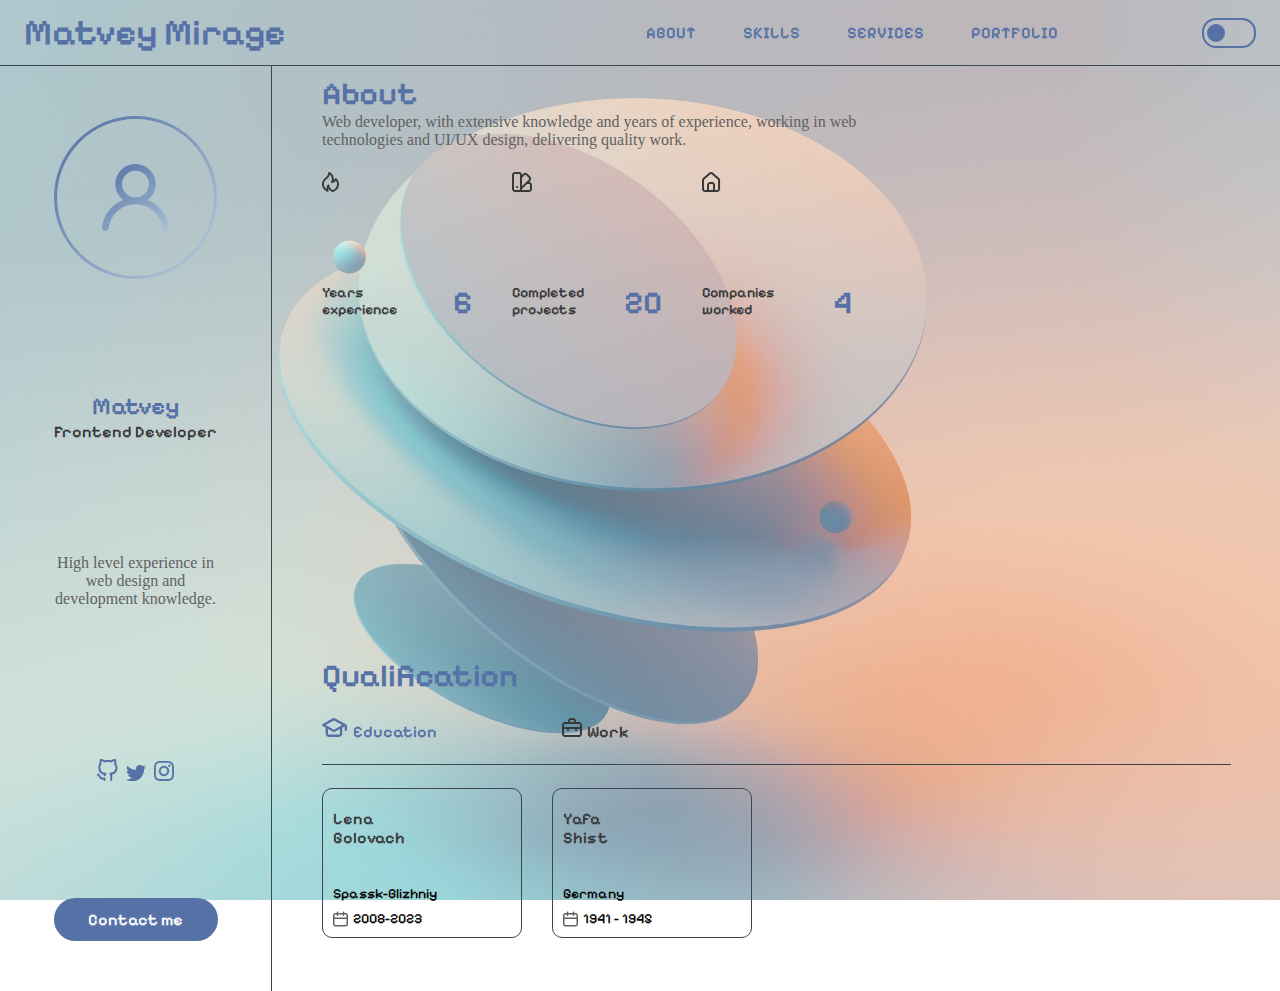
<file: index.html>
<!DOCTYPE html>
<html lang="en">
  <head>
    <meta charset="UTF-8" />
    <meta name="viewport" content="width=device-width, initial-scale=1.0" />
    <title>Document</title>
    <link rel="stylesheet" href="./assets/css/index.css" />
    <link rel="stylesheet" href="./assets/css/buttons.css" />
    <link rel="stylesheet" href="./assets/css/normalize.css" />
    <link rel="stylesheet" href="./assets/css/header.css" />
    <link rel="stylesheet" href="./assets/css/sidebar.css" />
    <link rel="stylesheet" href="./assets/css/about.css" />
  </head>
  <body>
    <!-- <h1>Заголовок 1</h1> -->
    <!-- <h2>Заголовок 2</h2> -->
    <!-- <h3>Заголовок 3</h3> -->
    <!-- <h4>Заголовок 4</h4> -->
    <!-- <h5>Заголовок 5</h5> -->
    <!-- <h6>Заголовок 6</h6> -->
    <!-- <p> -->
    <!-- Далеко-далеко за словесными, горами в стране гласных и согласных живут -->
    <!-- рыбные тексты. -->
    <!-- </p> -->
    <!-- <button class="btn-demo">DEMO</button> -->
    <!-- <button class="btn-contact">Contact me</button> -->
    <header>
      <h1>Matvey Mirage</h1>
      <div class="nav-bar">
        <nav>
          <a href="./index.html"><h4 class="navigation">ABOUT</h4></a>
          <a href="./skills.html"><h4 class="navigation">SKILLS</h4></a>
          <a href="./services.html"><h4 class="navigation">SERVICES</h4></a>
          <a href="./portfolio.html"><h4 class="navigation">PORTFOLIO</h4></a>
        </nav>
        <div class="navbar_light-theme">
          <input type="checkbox" id="light" />
          <label for="light" class="light">
            <span></span>
          </label>
        </div>
      </div>
    </header>
    <main class="main">
      <aside class="sidebar">
        <img class="sidebar-photo" src="./assets/img/user-photo.svg" alt="" />
        <div class="sidebar-title">
          <h3 class="sidebar-name">Matvey</h3>
          <h4>Frontend Developer</h4>
        </div>
        <p class="sidebar-text">
          High level experience in web design and development knowledge.
        </p>
        <div class="sidebar_social-links">
          <a target="_blank" href="https://github.com/Sadis5"
            ><img src="./assets/img/github.svg" alt=""
          /></a>
          <a target="_blank" href="https://twitter.com"
            ><img src="./assets/img/twitter.svg" alt=""
          /></a>
          <a target="_blank" href="https://instagram.com"
            ><img src="./assets/img/instagram.svg" alt=""
          /></a>
        </div>
        <button class="btn-contact">Contact me</button>
      </aside>

      <main class="content page-about">
        <section class="page-content_about">
          <div class="page-about_top">
            <h2>About</h2>
            <p>
              Web developer, with extensive knowledge and years of experience,
              working in web technologies and UI/UX design, delivering quality
              work.
            </p>
          </div>
          <div class="page-about_list">
            <article class="page-about_card-about">
              <img src="./assets/img/fire.svg" alt="" class="card-about_icon" />
              <div class="card-about_bottom">
                <h5>Years experience</h5>
                <h2>6</h2>
              </div>
            </article>
            <article class="page-about_card-about">
              <img
                src="./assets/img/projects.svg"
                alt=""
                class="card-about_icon"
              />
              <div class="card-about_bottom">
                <h5>Completed projects</h5>
                <h2>20</h2>
              </div>
            </article>
            <article class="page-about_card-about">
              <img
                src="./assets/img/house.svg"
                alt=""
                class="card-about_icon"
              />
              <div class="card-about_bottom">
                <h5>Companies worked</h5>
                <h2>4</h2>
              </div>
            </article>
          </div>
        </section>
        <section class="page-about_qualification">
          <h2>Qualification</h2>
          <nav class="qualification-nav">
            <div id="education" class="qualification-nav_item">
              <svg
                width="26"
                height="19"
                viewBox="0 0 26 19"
                fill="none"
                xmlns="http://www.w3.org/2000/svg"
              >
                <path
                  id="Vector"
                  d="M24.4505 6.69535L23.257 6.03895L12.5158 0.071608H12.3845C12.3114 0.0406718 12.2355 0.0166967 12.1578 0H11.931H11.7162C11.6347 0.0167076 11.5548 0.0406723 11.4775 0.071608H11.3462L0.605026 6.03895C0.421354 6.14304 0.26858 6.29399 0.162291 6.4764C0.0560013 6.6588 0 6.86614 0 7.07726C0 7.28838 0.0560013 7.49572 0.162291 7.67813C0.26858 7.86054 0.421354 8.01149 0.605026 8.11558L3.57676 9.76256V15.4196C3.57676 16.3692 3.95398 17.2799 4.62544 17.9513C5.29689 18.6228 6.20758 19 7.15716 19H16.7049C17.6545 19 18.5652 18.6228 19.2366 17.9513C19.9081 17.2799 20.2853 16.3692 20.2853 15.4196V9.76256L22.6722 8.42588V11.8392C22.6722 12.1557 22.798 12.4593 23.0218 12.6831C23.2456 12.9069 23.5492 13.0327 23.8657 13.0327C24.1822 13.0327 24.4858 12.9069 24.7096 12.6831C24.9334 12.4593 25.0592 12.1557 25.0592 11.8392V7.73367C25.0588 7.52219 25.0023 7.31461 24.8953 7.13217C24.7884 6.94972 24.6349 6.79898 24.4505 6.69535ZM17.8984 15.4196C17.8984 15.7361 17.7726 16.0397 17.5488 16.2635C17.325 16.4873 17.0214 16.6131 16.7049 16.6131H7.15716C6.84063 16.6131 6.53707 16.4873 6.31325 16.2635C6.08944 16.0397 5.96369 15.7361 5.96369 15.4196V11.0873L11.3462 14.071L11.5253 14.1426H11.6327C11.7317 14.1551 11.832 14.1551 11.931 14.1426C12.0301 14.1551 12.1303 14.1551 12.2294 14.1426H12.3368C12.4002 14.1292 12.4607 14.105 12.5158 14.071L17.8984 11.0873V15.4196ZM11.931 11.6721L3.64837 7.06533L11.931 2.45854L20.2137 7.06533L11.931 11.6721Z"
                  fill="#383838"
                />
              </svg>
              <h4>Education</h4>
            </div>
            <div id="work" class="qualification-nav_item">
              <svg
                width="20"
                height="19"
                viewBox="0 0 20 19"
                fill="none"
                xmlns="http://www.w3.org/2000/svg"
              >
                <path
                  id="Vector"
                  d="M17 4H14V3C14 2.20435 13.6839 1.44129 13.1213 0.87868C12.5587 0.316071 11.7956 0 11 0H9C8.20435 0 7.44129 0.316071 6.87868 0.87868C6.31607 1.44129 6 2.20435 6 3V4H3C2.20435 4 1.44129 4.31607 0.87868 4.87868C0.316071 5.44129 0 6.20435 0 7V16C0 16.7956 0.316071 17.5587 0.87868 18.1213C1.44129 18.6839 2.20435 19 3 19H17C17.7956 19 18.5587 18.6839 19.1213 18.1213C19.6839 17.5587 20 16.7956 20 16V7C20 6.20435 19.6839 5.44129 19.1213 4.87868C18.5587 4.31607 17.7956 4 17 4ZM8 3C8 2.73478 8.10536 2.48043 8.29289 2.29289C8.48043 2.10536 8.73478 2 9 2H11C11.2652 2 11.5196 2.10536 11.7071 2.29289C11.8946 2.48043 12 2.73478 12 3V4H8V3ZM18 16C18 16.2652 17.8946 16.5196 17.7071 16.7071C17.5196 16.8946 17.2652 17 17 17H3C2.73478 17 2.48043 16.8946 2.29289 16.7071C2.10536 16.5196 2 16.2652 2 16V10.95H5V12C5 12.2652 5.10536 12.5196 5.29289 12.7071C5.48043 12.8946 5.73478 13 6 13C6.26522 13 6.51957 12.8946 6.70711 12.7071C6.89464 12.5196 7 12.2652 7 12V10.95H13V12C13 12.2652 13.1054 12.5196 13.2929 12.7071C13.4804 12.8946 13.7348 13 14 13C14.2652 13 14.5196 12.8946 14.7071 12.7071C14.8946 12.5196 15 12.2652 15 12V10.95H18V16ZM18 9H2V7C2 6.73478 2.10536 6.48043 2.29289 6.29289C2.48043 6.10536 2.73478 6 3 6H17C17.2652 6 17.5196 6.10536 17.7071 6.29289C17.8946 6.48043 18 6.73478 18 7V9Z"
                  fill="#383838"
                />
              </svg>
              <h4>Work</h4>
            </div>
          </nav>
          <div class="qualification-list"></div>
              </footer>
            </article>
          </div>
        </section>
      </main>
    </main>
  </body>
  <script defer src="./assets/js/index.js"></script>
</html>
</file>
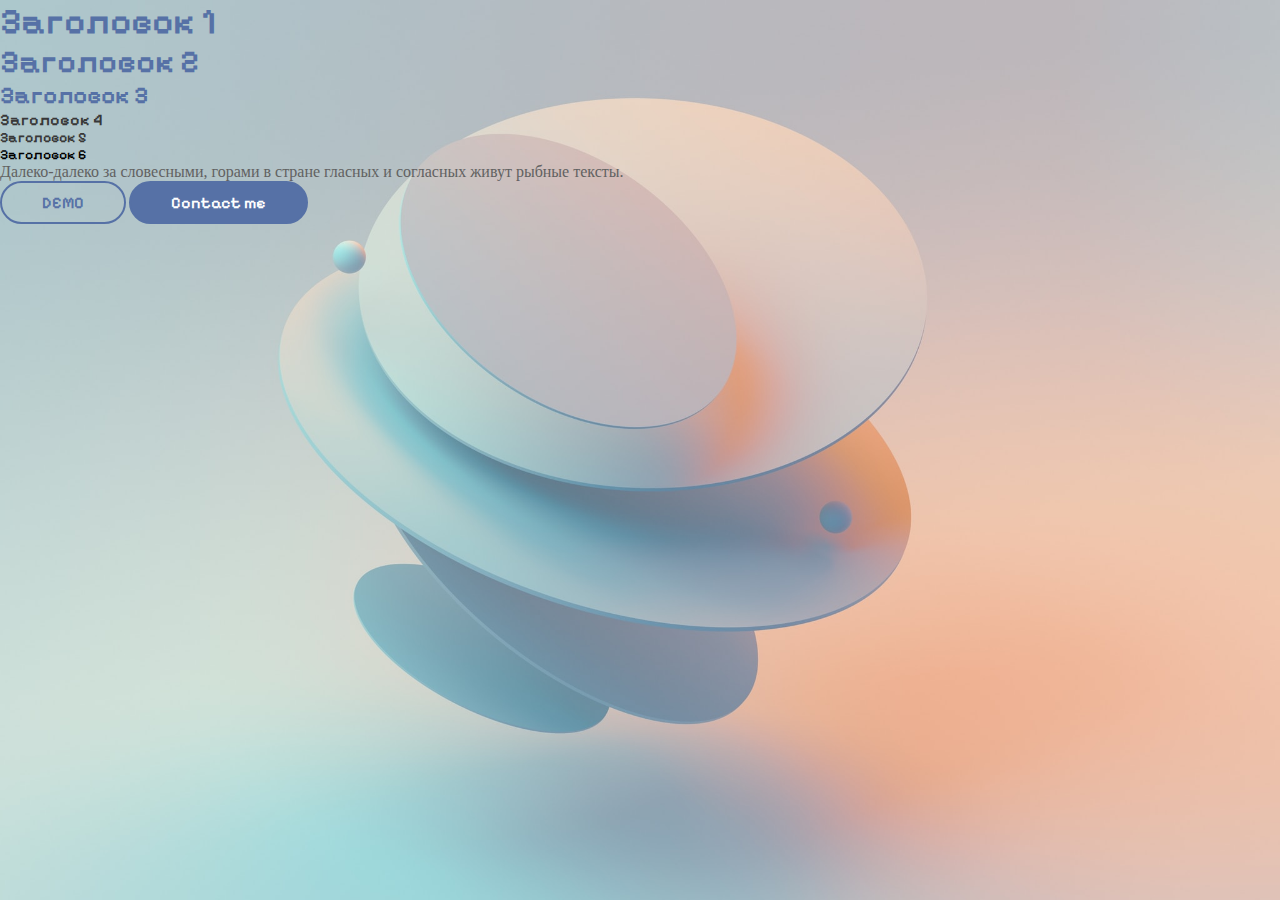
<file: page.html>
<!DOCTYPE html>
<html lang="en">
  <head>
    <meta charset="UTF-8" />
    <meta name="viewport" content="width=device-width, initial-scale=1.0" />
    <title>Document</title>
    <link rel="stylesheet" href="./assets/css/index.css" />
    <link rel="stylesheet" href="./assets/css/buttons.css" />
  </head>
  <body>
    <h1>Заголовок 1</h1>
    <h2>Заголовок 2</h2>
    <h3>Заголовок 3</h3>
    <h4>Заголовок 4</h4>
    <h5>Заголовок 5</h5>
    <h6>Заголовок 6</h6>
    <p>
      Далеко-далеко за словесными, горами в стране гласных и согласных живут
      рыбные тексты.
    </p>
    <button class="btn-demo">DEMO</button>
    <button class="btn-contact">Contact me</button>
  </body>
</html>
</file>
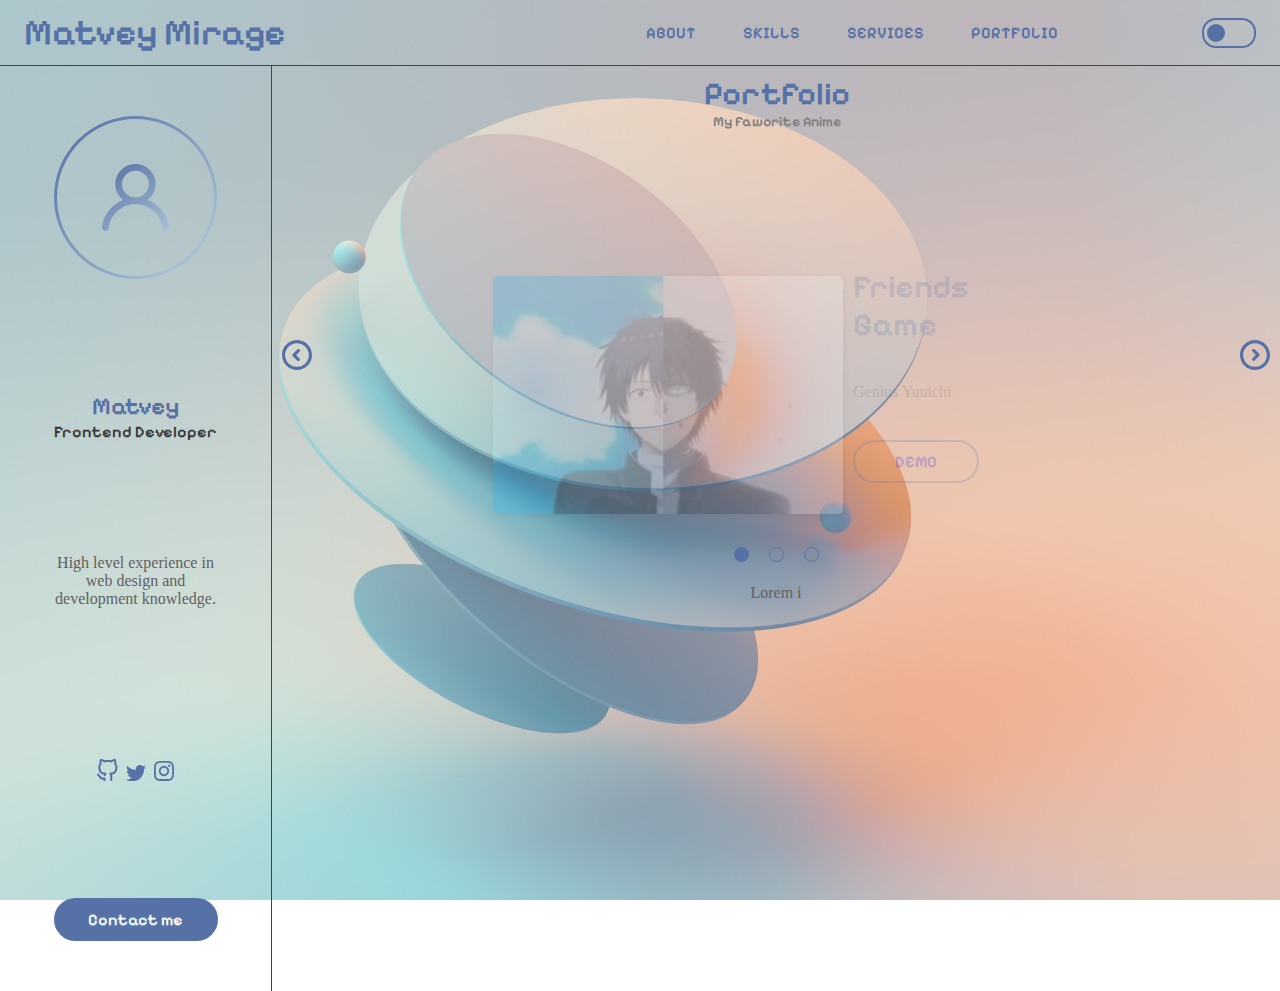
<file: portfolio.html>
<!DOCTYPE html>
<html lang="en">
  <head>
    <meta charset="UTF-8" />
    <meta name="viewport" content="width=device-width, initial-scale=1.0" />
    <title>Document</title>
    <link rel="stylesheet" href="./assets/css/index.css" />
    <link rel="stylesheet" href="./assets/css/buttons.css" />
    <link rel="stylesheet" href="./assets/css/normalize.css" />
    <link rel="stylesheet" href="./assets/css/header.css" />
    <link rel="stylesheet" href="./assets/css/sidebar.css" />
    <link rel="stylesheet" href="./assets/css/about.css" />
    <link rel="stylesheet" href="./assets/css/skill.css" />
    <link rel="stylesheet" href="./assets/css/portfolio.css" />
  </head>
  <body>
    <header>
      <h1>Matvey Mirage</h1>
      <div class="nav-bar">
        <nav>
          <a href="./index.html"><h4 class="navigation">ABOUT</h4></a>
          <a href="./skills.html"><h4 class="navigation">SKILLS</h4></a>
          <a href="./services.html"><h4 class="navigation">SERVICES</h4></a>
          <a href="./portfolio.html"><h4 class="navigation">PORTFOLIO</h4></a>
        </nav>
        <div class="navbar_light-theme">
          <input type="checkbox" id="light" />
          <label for="light" class="light">
            <span></span>
          </label>
        </div>
      </div>
    </header>
    <main class="main">
      <aside class="sidebar">
        <img class="sidebar-photo" src="./assets/img/user-photo.svg" alt="" />
        <div class="sidebar-title">
          <h3 class="sidebar-name">Matvey</h3>
          <h4>Frontend Developer</h4>
        </div>
        <p class="sidebar-text">
          High level experience in web design and development knowledge.
        </p>
        <div class="sidebar_social-links">
          <a target="_blank" href="https://github.com/Sadis5"
            ><img src="./assets/img/github.svg" alt=""
          /></a>
          <a target="_blank" href="https://twitter.com"
            ><img src="./assets/img/twitter.svg" alt=""
          /></a>
          <a target="_blank" href="https://instagram.com"
            ><img src="./assets/img/instagram.svg" alt=""
          /></a>
        </div>
        <button class="btn-contact">Contact me</button>
      </aside>

      <main class="content page-skills">
        <div class="page-content_titles">
          <h2>Portfolio</h2>
          <h5>My faworite Anime</h5>
        </div>
        <div class="slider-wrapper">
          <img
            class="slider-arrow"
            src="./assets/img/SwiperLeft.svg"
            alt=""
            id="left-slide"
          />

          <div class="slider">
            <div class="slider-slide">
              <img
                src="./assets/img/yuuichi.jpg"
                alt=""
                class="slider_project-image"
              />
              <main class="slider-main">
                <h2 class="slaider-main_title">Friends Game</h2>
                <p class="slider-main_text">
                  Website adaptable to all devices, with UI components and
                  animated interactions
                </p>
                <button class="btn-demo">DEMO</button>
              </main>
            </div>
          </div>
          <img
            class="slider-arrow"
            src="./assets/img/SwiperRight.svg"
            alt=""
            id="right-slide"
          />
        </div>
        <div class="slider-pagination"></div>
        <!-- <img id="animation" src="./assets/img/kilua.jpg" alt="" /> -->
        <p id="text"></p>
      </main>
    </main>
  </body>
  <script defer src="./assets/js/index.js"></script>
  <script defer src="./assets/js/slider.js"></script>
</html>
</file>
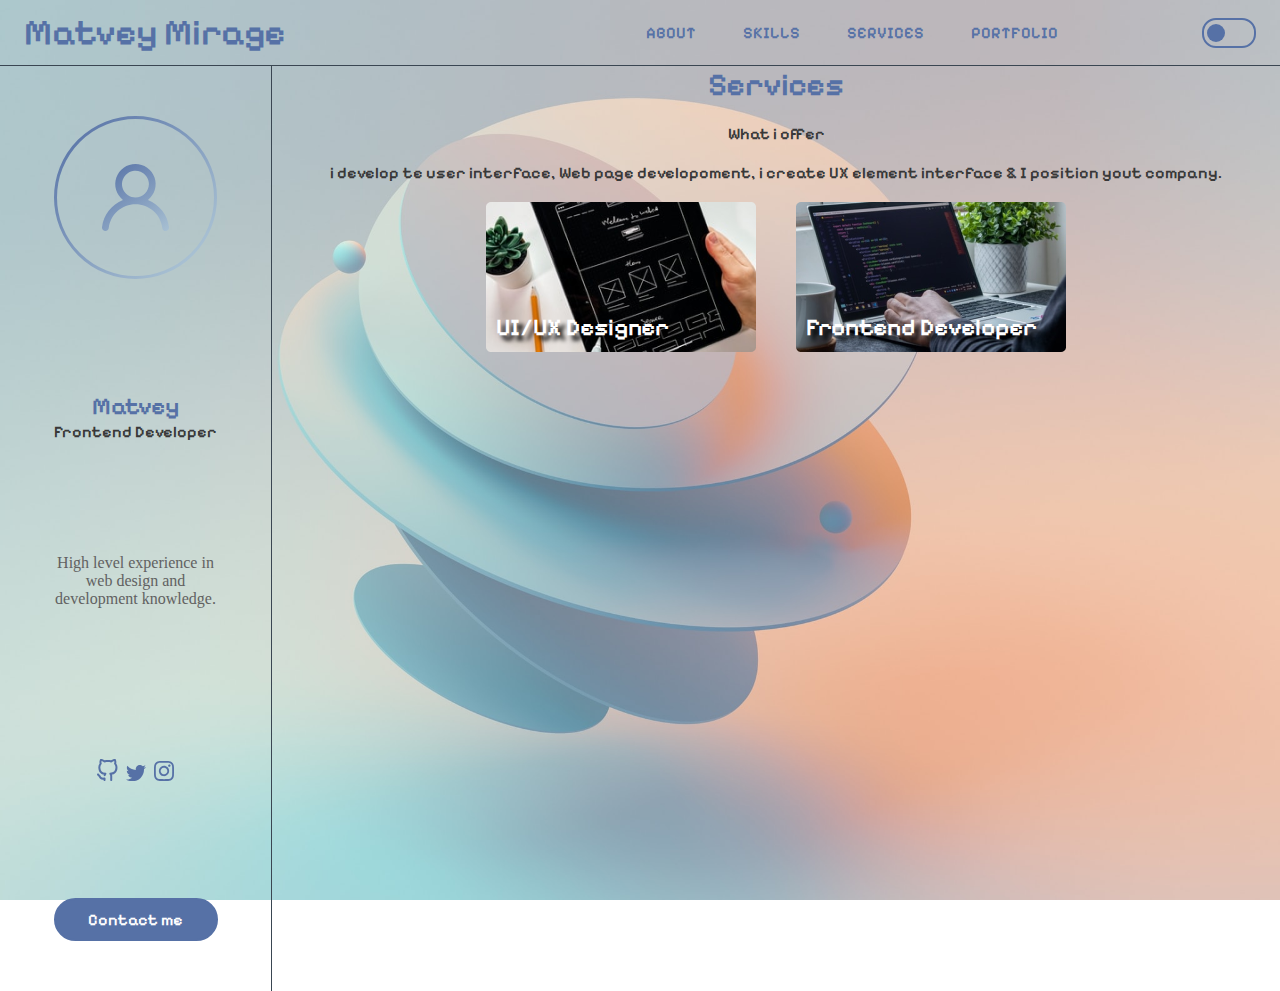
<file: services.html>
<!DOCTYPE html>
<html lang="en">
  <head>
    <meta charset="UTF-8" />
    <meta name="viewport" content="width=device-width, initial-scale=1.0" />
    <title>Document</title>
    <link rel="stylesheet" href="./assets/css/index.css" />
    <link rel="stylesheet" href="./assets/css/buttons.css" />
    <link rel="stylesheet" href="./assets/css/normalize.css" />
    <link rel="stylesheet" href="./assets/css/header.css" />
    <link rel="stylesheet" href="./assets/css/sidebar.css" />
    <link rel="stylesheet" href="./assets/css/about.css" />
    <link rel="stylesheet" href="./assets/css/services.css" />
  </head>
  <body>
    <!-- <h1>Заголовок 1</h1> -->
    <!-- <h2>Заголовок 2</h2> -->
    <!-- <h3>Заголовок 3</h3> -->
    <!-- <h4>Заголовок 4</h4> -->
    <!-- <h5>Заголовок 5</h5> -->
    <!-- <h6>Заголовок 6</h6> -->
    <!-- <p> -->
    <!-- Далеко-далеко за словесными, горами в стране гласных и согласных живут -->
    <!-- рыбные тексты. -->
    <!-- </p> -->
    <!-- <button class="btn-demo">DEMO</button> -->
    <!-- <button class="btn-contact">Contact me</button> -->
    <header>
      <h1>Matvey Mirage</h1>
      <div class="nav-bar">
        <nav>
          <a href="./index.html"><h4 class="navigation">ABOUT</h4></a>
          <a href="./skills.html"><h4 class="navigation">SKILLS</h4></a>
          <a href="./services.html"><h4 class="navigation">SERVICES</h4></a>
          <a href="./portfolio.html"><h4 class="navigation">PORTFOLIO</h4></a>
        </nav>
        <div class="navbar_light-theme">
          <input type="checkbox" id="light" />
          <label for="light" class="light">
            <span></span>
          </label>
        </div>
      </div>
    </header>
    <main class="main">
      <aside class="sidebar">
        <img class="sidebar-photo" src="./assets/img/user-photo.svg" alt="" />
        <div class="sidebar-title">
          <h3 class="sidebar-name">Matvey</h3>
          <h4>Frontend Developer</h4>
        </div>
        <p class="sidebar-text">
          High level experience in web design and development knowledge.
        </p>
        <div class="sidebar_social-links">
          <a target="_blank" href="https://github.com/Sadis5"
            ><img src="./assets/img/github.svg" alt=""
          /></a>
          <a target="_blank" href="https://twitter.com"
            ><img src="./assets/img/twitter.svg" alt=""
          /></a>
          <a target="_blank" href="https://instagram.com"
            ><img src="./assets/img/instagram.svg" alt=""
          /></a>
        </div>
        <button class="btn-contact">Contact me</button>
      </aside>

      <main class="content page-services">
        <h2>Services</h2>
        <h4>What i offer</h4>
        <h4>
          i develop te user interface, Web page developoment, i create UX
          element interface & I position yout company.
        </h4>
        <div class="service-list">
          <article class="service-item">
            <h3>UI/UX Designer</h3>
            <img src="./assets/img/UI.png" alt="" />
          </article>
          <article class="service-item">
            <h3>Frontend Developer</h3>
            <img src="./assets/img/Frontend.png" alt="" />
          </article>
        </div>
      </main>
    </main>
  </body>
  <script defer src="./assets/js/index.js"></script>
</html>
</file>
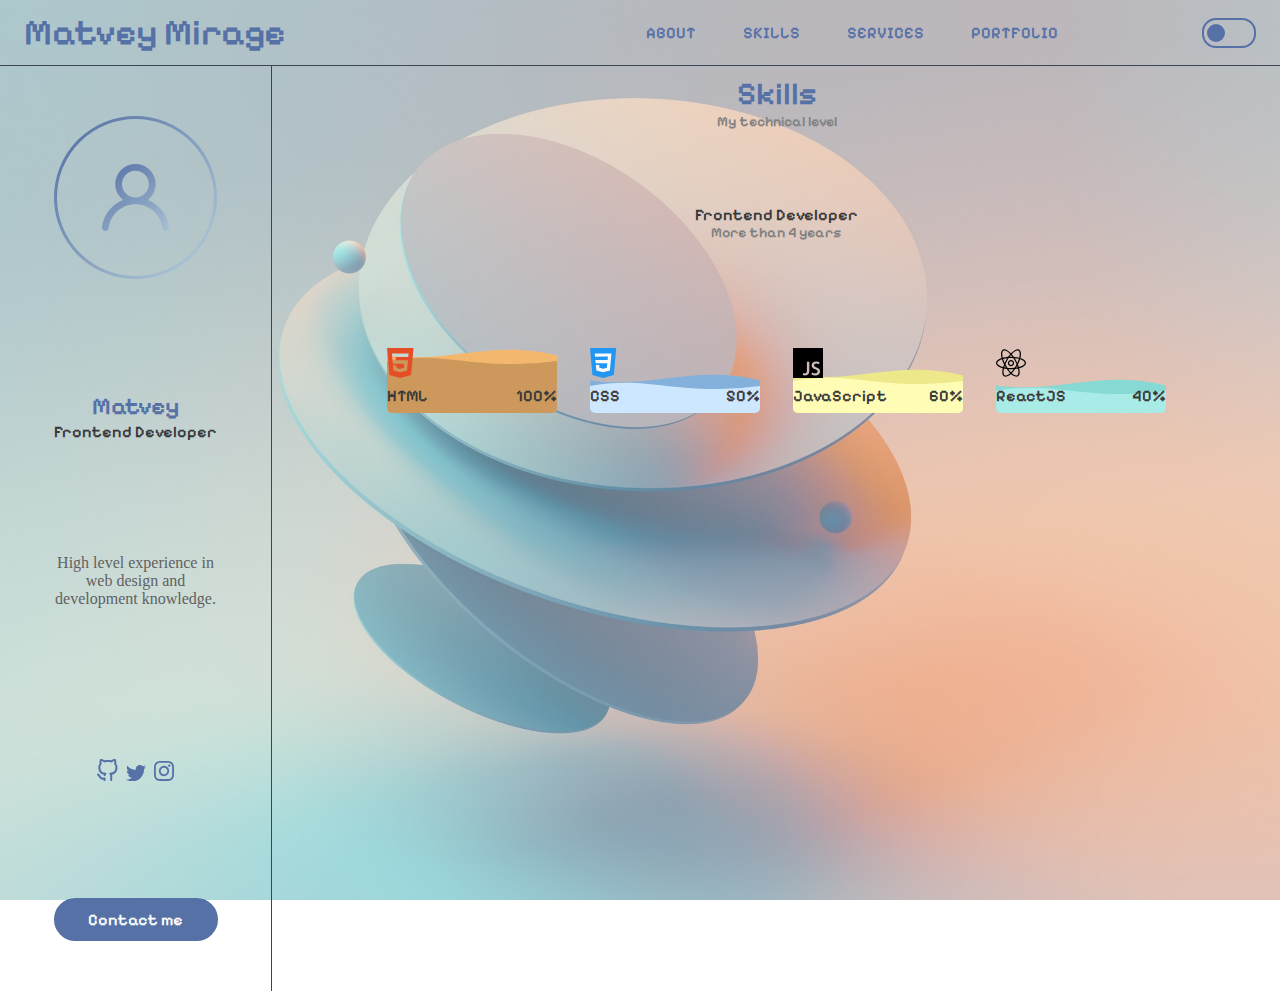
<file: skills.html>
<!DOCTYPE html>
<html lang="en">
  <head>
    <meta charset="UTF-8" />
    <meta name="viewport" content="width=device-width, initial-scale=1.0" />
    <title>Document</title>
    <link rel="stylesheet" href="./assets/css/index.css" />
    <link rel="stylesheet" href="./assets/css/buttons.css" />
    <link rel="stylesheet" href="./assets/css/normalize.css" />
    <link rel="stylesheet" href="./assets/css/header.css" />
    <link rel="stylesheet" href="./assets/css/sidebar.css" />
    <link rel="stylesheet" href="./assets/css/about.css" />
    <link rel="stylesheet" href="./assets/css/skill.css" />
  </head>
  <body>
    <!-- <h1>Заголовок 1</h1> -->
    <!-- <h2>Заголовок 2</h2> -->
    <!-- <h3>Заголовок 3</h3> -->
    <!-- <h4>Заголовок 4</h4> -->
    <!-- <h5>Заголовок 5</h5> -->
    <!-- <h6>Заголовок 6</h6> -->
    <!-- <p> -->
    <!-- Далеко-далеко за словесными, горами в стране гласных и согласных живут -->
    <!-- рыбные тексты. -->
    <!-- </p> -->
    <!-- <button class="btn-demo">DEMO</button> -->
    <!-- <button class="btn-contact">Contact me</button> -->
    <header>
      <h1>Matvey Mirage</h1>
      <div class="nav-bar">
        <nav>
          <a href="./index.html"><h4 class="navigation">ABOUT</h4></a>
          <a href="./skills.html"><h4 class="navigation">SKILLS</h4></a>
          <a href="./services.html"><h4 class="navigation">SERVICES</h4></a>
          <a href="./portfolio.html"><h4 class="navigation">PORTFOLIO</h4></a>
        </nav>
        <div class="navbar_light-theme">
          <input type="checkbox" id="light" />
          <label for="light" class="light">
            <span></span>
          </label>
        </div>
      </div>
    </header>
    <main class="main">
      <aside class="sidebar">
        <img class="sidebar-photo" src="./assets/img/user-photo.svg" alt="" />
        <div class="sidebar-title">
          <h3 class="sidebar-name">Matvey</h3>
          <h4>Frontend Developer</h4>
        </div>
        <p class="sidebar-text">
          High level experience in web design and development knowledge.
        </p>
        <div class="sidebar_social-links">
          <a target="_blank" href="https://github.com/Sadis5"
            ><img src="./assets/img/github.svg" alt=""
          /></a>
          <a target="_blank" href="https://twitter.com"
            ><img src="./assets/img/twitter.svg" alt=""
          /></a>
          <a target="_blank" href="https://instagram.com"
            ><img src="./assets/img/instagram.svg" alt=""
          /></a>
        </div>
        <button class="btn-contact">Contact me</button>
      </aside>
      <main class="content page-skills">
        <div class="page-content_titles">
          <h2>Skills</h2>
          <h5>My technical level</h5>
        </div>
        <div class="page-skills_exp">
          <h4>Frontend Developer</h4>
          <h5>More than 4 years</h5>
        </div>
        <div class="page-skills_skills-list"></div>
      </main>
    </main>
  </body>
  <script defer src="./assets/js/index.js"></script>
  <script defer src="./assets/js/skills.js"></script>
</html>
</file>
<file: assets/css/buttons.css>
.btn-demo {
  color: #5671a6;
  background: none;
}
.btn-contact {
  background: #5671a6;
  color: white;
}
.btn-contact:hover {
  background: linear-gradient(105deg, #5671a6 11.88%, #b3cbd9 80.84%);
  border: none;
}
.btn-demo:hover {
  color: white;
  background-color: var(--text-color-h1h2h3);
  transition: 0.5s;
}
</file>
<file: assets/css/header.css>
header {
  display: flex;
  align-items: center;
  justify-content: space-between;
  border-bottom: 1px solid #3a4652;
  padding: 11px 24px;
}
nav {
  display: flex;
  gap: 47px;
  align-items: center;
}
.nav-bar {
  display: flex;
  gap: 144px;
}
.navigation {
  color: var(--text-color-h1h2h3);
  /* border-bottom: 2px solid rgba(255, 255, 255, 0); */
  padding-bottom: 2px;
  background-image: linear-gradient(#6bacd1 0 0);
  background-position: 0 100%; /*OR bottom left*/
  background-size: 0% 2px;
  background-repeat: no-repeat;
  margin-bottom: -2px;
  transition: 0.5s;
}
.navigation:hover {
  color: var(--text-color-nav);
  /* border-bottom: 2px solid var(--text-color-nav); */

  background-size: 100% 2px;
}
.navbar_light-theme {
  position: relative;
  width: 54px;
  height: 30px;
  border-radius: 14px;
  border: 2px solid var(--text-color-h1h2h3);
  cursor: pointer;
}
#light {
  display: none;
}
.light {
  position: relative;
  width: 100%;
  height: 100%;
  display: block;
  cursor: pointer;
}
.light span {
  position: absolute;
  left: 3px;
  top: 4px;
  display: block;
  width: 18px;
  height: 18px;
  background-color: var(--text-color-h1h2h3);
  border-radius: 14px;
  cursor: pointer;
  transition: 0.6s;
  transition-timing-function: ease-in-out;
}
#light:checked ~ .light span {
  transform: translateX(25px);
}
</file>
<file: assets/css/sidebar.css>
.sidebar {
  display: inline-flex;
  height: 925px;
  padding: 50px 46px;
  flex-direction: column;
  justify-content: space-between;
  align-items: center;
  flex-shrink: 0;
  border-right: 1px solid #3a4652;
}
.sidebar-photo {
  width: 163px;
  height: 163px;
  flex-shrink: 0;
}
.sidebar-title {
  display: flex;
  flex-direction: column;
  justify-content: center;
  align-items: center;
  gap: 1px;
}
.sidebar-text {
  width: 179px;
  height: 84px;
  flex-shrink: 0;
  text-align: center;
}
.btn-contact {
  display: flex;
  width: 164px;
  padding: 10px 15px;
  justify-content: center;
  align-items: center;
  gap: 10px;
}
</file>
<file: assets/css/about.css>
.main {
  display: flex;
}
.content {
  flex-grow: 1;
  flex-shrink: 1;
}
.page-about {
  display: flex;
  flex-direction: column;
  justify-content: space-between;
  padding: 9px 49px 53px 50px;
}

.page-about_top {
  max-width: 560px;
}
.page-about_list {
  display: flex;
  gap: 40px;
  margin-top: 23px;
}
.page-about_card-about {
  width: 150px;
  height: 150px;
  flex-shrink: 0;
  display: flex;
  align-items: flex-start;
  justify-content: space-between;
  flex-direction: column;
}

.card-about_bottom {
  display: flex;
  gap: 20px;
}
/*  */
.page-about_qualification {
  display: flex;
  flex-direction: column;
  gap: 23px;
}
.qualification-nav {
  max-width: 307px;
  display: flex;
  justify-content: space-between;
}
.qualification-nav_item {
  display: flex;
  gap: 5px;
  align-items: baseline;
  cursor: pointer;
}
.qualification-list {
  display: flex;
  gap: 30px;
  padding-top: 23px;
  border-top: 1px solid #3a4652;
}
.qualification-item {
  display: flex;
  width: 200px;
  height: 150px;
  padding: 10px;
  border: 1px solid #3a4652;
  flex-direction: column;
  justify-content: space-between;
  border-radius: 10px;
  padding-top: 20px;
}

.qualification-item_date {
  display: flex;
  margin-top: 8px;
  gap: 5px;
  align-items: flex-end;
}
.qualification-item h4 {
  max-width: 73px;
}
.--qualification-active h4 {
  color: var(--text-color-h1h2h3);
}
.--qualification-active path {
  fill: var(--text-color-h1h2h3);
}
</file>
<file: assets/css/skill.css>
.page-skills {
  display: flex;
  flex-direction: column;
  gap: 22px;
  align-items: center;
}
.page-content_titles {
  display: flex;
  flex-direction: column;
  justify-content: space-between;
  padding: 9px 49px 53px 50px;
  text-align: center;
}
.page-skills_title {
  display: flex;
  flex-direction: column;
  text-align: center;
  align-items: center;
}
.page-skills_exp {
  display: flex;
  flex-direction: column;
  align-items: center;
  text-align: center;
}
.page-skills_skills-list {
  display: flex;
  flex-wrap: wrap;
  gap: 33px;
}
.skill-item {
  width: 170px;
  height: 150px;
  display: flex;
  flex-direction: column;
  align-items: flex-start;
  justify-content: flex-end;
  gap: 8px;
  padding-bottom: 1;
  position: relative;
}
.skill-item_image {
  position: relative;
  z-index: 2;
}
.skill-item_top {
  display: flex;
  justify-content: space-between;
  align-items: center;
  width: 100%;
  position: relative;
  z-index: 2;
}

.skill-item_level-picture {
  position: relative;
}
.skill-item_level-picture svg {
  position: absolute;
  bottom: 0;
}
svg {
  border-radius: 5px;
}
h5 {
  color: gray;
}
</file>
<file: assets/css/portfolio.css>
.slider-wrapper {
  display: flex;
  justify-content: space-between;

  align-items: center;
  width: 100%;
}
.slider_project-image {
  width: 350px;
  height: 238px;
  max-width: 428px;
  object-fit: cover;
  flex-shrink: 0;
  border-radius: 5px;
  background: #f6f6f6;
  box-shadow: 1px 1px 4px 0px rgba(0, 0, 0, 0.25);
}

.slider {
  padding-top: 40px;
  position: relative;

  height: 300px;
}

.slider-slide {
  display: flex;
  flex-grow: 1;
  align-items: center;
  gap: 10px;
  transition: 2s;
}
.slider-arrow {
  cursor: pointer;
  transition: 0.3s;
}

.slider-main {
  display: flex;
  flex-direction: column;
  justify-content: space-between;
  gap: 19px;
  padding: 23px 0;
  align-items: flex-start;
  max-width: 300px;
  height: 300px;
}

.slider-main_text {
  width: 100px;
  overflow: hidden;
  text-overflow: ellipsis;
  display: -webkit-box;
  -webkit-line-clamp: 5;
  -webkit-box-orient: vertical;
}

.--new-slide {
  position: absolute;
  left: -500px;
  z-index: 11;
  opacity: 0.2;
}

.--old-slide {
  position: relative;
  z-index: 10;
  opacity: 0;
}

.slider-pagination {
  display: flex;
  justify-content: center;
  gap: 20px;
  align-items: flex-start;
  margin-top: 20px;
}
.radio-slide span {
  display: block;
  width: 15px;
  height: 15px;
  border-radius: 50%;
  background: none;
  border: 1px solid var(--text-color-h1h2h3);
  cursor: pointer;
  transition: 0.5s;
}
.radio-slide input {
  display: none;
}
.radio-slide input:checked + span {
  background-color: var(--text-color-h1h2h3);
}
#animation {
  position: relative;
  width: 428px;
  height: 238px;
  left: 0;
}
</file>
<file: assets/css/services.css>
.page-services {
  display: flex;
  flex-direction: column;
  gap: 20px;
  text-align: center;
}

.service-list {
  display: flex;
  justify-content: center;
  gap: 40px;
}

.service-item {
  width: 270px;
  height: 150px;
  position: relative;
}

.service-item h3 {
  z-index: 10;
  position: absolute;
  bottom: 10px;
  left: 10px;
  text-shadow: 5px 5px 4px black;
  color: white;
}

.service-item img {
  width: 100%;
  height: 100%;
  z-index: 8;
}
</file>
<file: assets/css/index.css>
@import url("https://fonts.googleapis.com/css2?family=Pixelify+Sans:wght@500&display=swap");
@import url(./normalize.css);

@import url(./buttons.css);
</file>
